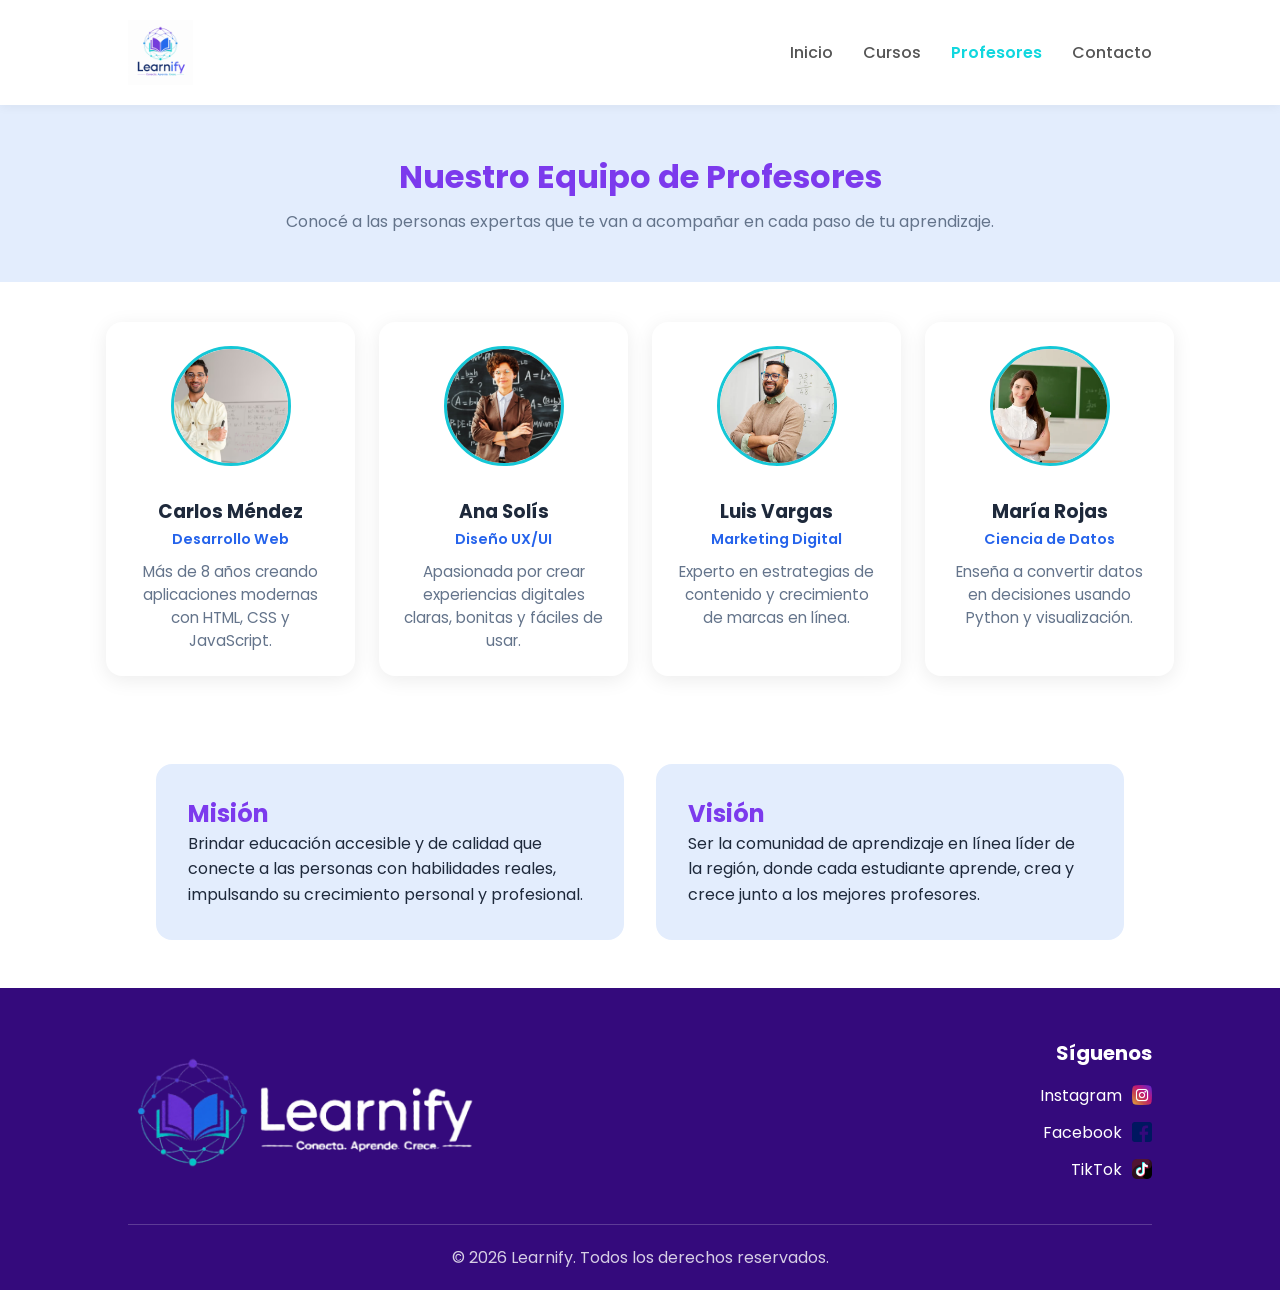
<file: profesores.html>
<!DOCTYPE html>
<html lang="es">
<head>
  <meta charset="UTF-8">
  <meta name="viewport" content="width=device-width, initial-scale=1.0">
  <title>Profesores - Learnify</title>

  <link rel="preconnect" href="https://fonts.googleapis.com">
  <link rel="preconnect" href="https://fonts.gstatic.com" crossorigin>
  <link href="https://fonts.googleapis.com/css2?family=Poppins:wght@400;500;600;700&display=swap" rel="stylesheet">

  <link rel="stylesheet" href="css/style.css">
  <link rel="stylesheet" href="css/profesores.css">
</head>
<body>

  <nav class="navbar">
    <a href="index.html" class="logo">
      <img src="img/learnify_logo_globe_book_2.png" alt="Learnify" class="logo-img">
    </a>
    <ul class="nav-links">
      <li><a href="index.html">Inicio</a></li>
      <li><a href="cursos.html">Cursos</a></li>
      <li><a href="profesores.html" class="active">Profesores</a></li>
      <li><a href="contacto.html">Contacto</a></li>
    </ul>
  </nav>

  <header class="page-header">
    <h1>Nuestro Equipo de Profesores</h1>
    <p>Conocé a las personas expertas que te van a acompañar en cada paso de tu aprendizaje.</p>
  </header>

  <section class="profesores-grid">

    <article class="profesor-card">
      <img src="img/carlos.png" alt="Foto de Carlos Méndez">
      <h3>Carlos Méndez</h3>
      <span class="especialidad">Desarrollo Web</span>
      <p>Más de 8 años creando aplicaciones modernas con HTML, CSS y JavaScript.</p>
    </article>

    <article class="profesor-card">
      <img src="img/ana.jpg" alt="Foto de Ana Solís">
      <h3>Ana Solís</h3>
      <span class="especialidad">Diseño UX/UI</span>
      <p>Apasionada por crear experiencias digitales claras, bonitas y fáciles de usar.</p>
    </article>

    <article class="profesor-card">
      <img src="img/luis.jpg" alt="Foto de Luis Vargas">
      <h3>Luis Vargas</h3>
      <span class="especialidad">Marketing Digital</span>
      <p>Experto en estrategias de contenido y crecimiento de marcas en línea.</p>
    </article>

    <article class="profesor-card">
      <img src="img/maria.jpg" alt="Foto de María Rojas">
      <h3>María Rojas</h3>
      <span class="especialidad">Ciencia de Datos</span>
      <p>Enseña a convertir datos en decisiones usando Python y visualización.</p>
    </article>

  </section>

  <section class="mision-vision">
    <div class="mv-card">
      <h2>Misión</h2>
      <p>Brindar educación accesible y de calidad que conecte a las personas con
         habilidades reales, impulsando su crecimiento personal y profesional.</p>
    </div>
    <div class="mv-card">
      <h2>Visión</h2>
      <p>Ser la comunidad de aprendizaje en línea líder de la región, donde cada
         estudiante aprende, crea y crece junto a los mejores profesores.</p>
    </div>
  </section>

  <footer class="footer">
    <div class="footer-contenido">

      <div class="footer-marca">
        <img src="img/learnify_logo_white_transparent.png" alt="Learnify Logo" class="footer-logo">
      </div>

      <div class="footer-redes">
        <h4>Síguenos</h4>
        <a href="#">
          Instagram
          <img src="img/instagram.png" alt="Instagram" class="social-icon">
        </a>
        <a href="#">
          Facebook
          <img src="img/facebook.png" alt="Facebook" class="social-icon">
        </a>
        <a href="#">
          TikTok
          <img src="img/tik-tok.png" alt="TikTok" class="social-icon">
        </a>
      </div>

    </div>

    <div class="footer-bottom">
      <p>© 2026 Learnify. Todos los derechos reservados.</p>
    </div>
  </footer>

</body>
</html>
</file>
<file: css/style.css>
/* 
   Paleta de colores:

   Turquesa: #10d7de;
   Morado: #7c3aed
   Celeste: #e0f2fe
   Blanco: #ffffff
   Gris texto: #555
 */

* {
    margin: 0;
    padding: 0;
    box-sizing: border-box;
}

body {
    font-family: 'Poppins', sans-serif;
    background-color: #ffffff;
}


.navbar {
    display: flex;
    justify-content: space-between;
    align-items: center;
    padding: 20px 10%;
    background-color: white;
    box-shadow: 0px 2px 10px rgba(0, 0, 0, 0.05);
    position: sticky;
    top: 0;
    z-index: 1000;
}

.logo {
    display: flex;
    align-items: center;
}

.logo-img {
    height: 65px;
    width: auto;
}

.nav-links {
    display: flex;
    gap: 30px;
    list-style: none;
}

.nav-links a {
    text-decoration: none;
    color: #555;
    font-weight: 500;
    transition: 0.3s;
}

.nav-links a:hover {
    color: #10d7de;
}


.nav-links a.active {
    color: #10d7de;
    font-weight: 600;
}

.footer {
    background-color: #340a7c;
    color: white;
    padding: 50px 10% 20px;
}

.footer-contenido {
    display: flex;
    justify-content: space-between;
    align-items: center;
    gap: 40px;
}

.social-icon{
    width: 20px;
    height: 20px;
}

.footer-marca {
    display: flex;
    flex-direction: column;
}

.footer-logo {
    width: 350px;
    height: auto;
}

.footer-redes {
    display: flex;
    flex-direction: column;
    text-align: right;
}

.footer-redes h4 {
    margin-bottom: 15px;
    font-size: 20px;
}

.footer-redes a {
    display: flex;
    align-items: center;
    justify-content: flex-end;
    gap: 10px;
    color: white;
    text-decoration: none;
    margin-bottom: 12px;
    transition: 0.3s;
}

.footer-redes a:hover {
    color: #14b8a6;
}

.footer-bottom {
    margin-top: 30px;
    padding-top: 20px;
    border-top: 1px solid rgba(255, 255, 255, 0.2);
    text-align: center;
}

.footer-bottom p {
    margin: 0;
    opacity: 0.8;
}

@media(max-width:768px) {
    .footer-contenido {
        flex-direction: column;
        text-align: center;
    }

    .footer-redes {
        text-align: center;
    }
}

@media(max-width: 768px) {

    .navbar {
        flex-direction: column;
        gap: 20px;
    }

    .nav-links {
        flex-wrap: wrap;
        justify-content: center;
        gap: 15px;
    }

}
</file>
<file: css/profesores.css>
.page-header {
  background: #E3EDFD;
  text-align: center;
  padding: 3rem 1rem;
}

.page-header h1 {
  color: #7c3aed;
  margin-bottom: 0.5rem;
}

.page-header p {
  color: #64748B;
  margin: 0;
}

.profesores-grid {
  display: grid;
  grid-template-columns: repeat(auto-fit, minmax(240px, 1fr));
  gap: 1.5rem;
  max-width: 1100px;
  margin: 0 auto;
  padding: 2.5rem 1rem;
}

.profesor-card {
  background: white;
  border-radius: 16px;
  padding: 1.5rem;
  text-align: center;
  box-shadow: 0 4px 20px rgba(0, 0, 0, 0.08);
  transition: transform 0.2s ease;
}

.profesor-card:hover {
  transform: translateY(-6px);
}

.profesor-card img {
  width: 120px;
  height: 120px;
  border-radius: 50%;
  object-fit: cover;
  border: 3px solid #15C7D6;
  margin-bottom: 1rem;
}

.profesor-card h3 {
  color: #1E293B;
  margin: 0.5rem 0 0.2rem;
}

.especialidad {
  display: block;
  color: #2563EB;
  font-weight: 600;
  font-size: 0.9rem;
  margin-bottom: 0.6rem;
}

.profesor-card p {
  color: #64748B;
  font-size: 0.95rem;
}

.mision-vision {
  display: grid;
  grid-template-columns: repeat(auto-fit, minmax(280px, 1fr));
  gap: 2rem;
  max-width: 1000px;
  margin: 0 auto;
  padding: 3rem 1rem;
}

.mv-card {
  background: #E3EDFD;
  border-radius: 16px;
  padding: 2rem;
}

.mv-card h2 {
  color: #7C3AED;
  margin-top: 0;
}

.mv-card p {
  color: #1E293B;
  line-height: 1.6;
}

.profesor-card {
  cursor: pointer;
}


.modal-overlay {
  display: none;
  position: fixed;
  inset: 0;
  background: rgba(15, 23, 42, 0.6);
  z-index: 1000;
  justify-content: center;
  align-items: center;
  padding: 1rem;
}

.modal-overlay.activo {
  display: flex;
}

.modal-contenido {
  position: relative;
  background: white;
  border-radius: 16px;
  padding: 2rem;
  max-width: 480px;
  width: 100%;
  max-height: 90vh;
  overflow-y: auto;
  text-align: center;
  box-shadow: 0 10px 40px rgba(0, 0, 0, 0.25);
  animation: modalEntrada 0.25s ease;
}

@keyframes modalEntrada {
  from {
    opacity: 0;
    transform: translateY(20px);
  }
  to {
    opacity: 1;
    transform: translateY(0);
  }
}

.modal-cerrar {
  position: absolute;
  top: 0.6rem;
  right: 0.9rem;
  background: none;
  border: none;
  font-size: 1.8rem;
  line-height: 1;
  color: #64748B;
  cursor: pointer;
}

.modal-cerrar:hover {
  color: #1E293B;
}

.modal-foto {
  width: 130px;
  height: 130px;
  border-radius: 50%;
  object-fit: cover;
  border: 3px solid #15C7D6;
  margin-bottom: 1rem;
}

.modal-contenido h3 {
  color: #1E293B;
  margin: 0.3rem 0 0.2rem;
}

.modal-contenido p {
  color: #64748B;
  line-height: 1.6;
}

.modal-correo a {
  color: #2563EB;
  text-decoration: none;
}

.modal-correo a:hover {
  text-decoration: underline;
}

.modal-subtitulo {
  color: #7C3AED;
  margin-bottom: 0.4rem;
}

.modal-cursos {
  list-style: none;
  padding: 0;
  margin: 0;
  display: flex;
  flex-wrap: wrap;
  justify-content: center;
  gap: 0.5rem;
}

.modal-cursos li {
  background: #E3EDFD;
  color: #1E293B;
  padding: 0.35rem 0.8rem;
  border-radius: 999px;
  font-size: 0.85rem;
}

/* ===== Tarea 3: enlace de tarjeta y vista de detalle ===== */

.profesor-link {
  text-decoration: none;
  color: inherit;
  display: block;
}

.profesor-detalle {
  max-width: 700px;
  margin: 0 auto;
  padding: 2.5rem 1rem;
}

.profesor-detalle-card {
  background: white;
  border-radius: 16px;
  padding: 2.5rem;
  text-align: center;
  box-shadow: 0 4px 20px rgba(0, 0, 0, 0.08);
}

.profesor-detalle-foto {
  width: 160px;
  height: 160px;
  border-radius: 50%;
  object-fit: cover;
  border: 4px solid #15C7D6;
  margin-bottom: 1rem;
}

.profesor-detalle-card h2 {
  color: #1E293B;
  margin: 0.5rem 0 0.2rem;
}

.profesor-detalle-bio {
  color: #64748B;
  line-height: 1.6;
  margin: 1rem 0;
}

.btn-volver {
  display: inline-block;
  margin-top: 1rem;
  padding: 0.6rem 1.4rem;
  background: #7C3AED;
  color: white;
  border-radius: 8px;
  text-decoration: none;
  font-weight: 600;
  transition: background 0.2s ease;
}

.btn-volver:hover {
  background: #6D28D9;
}
</file>
